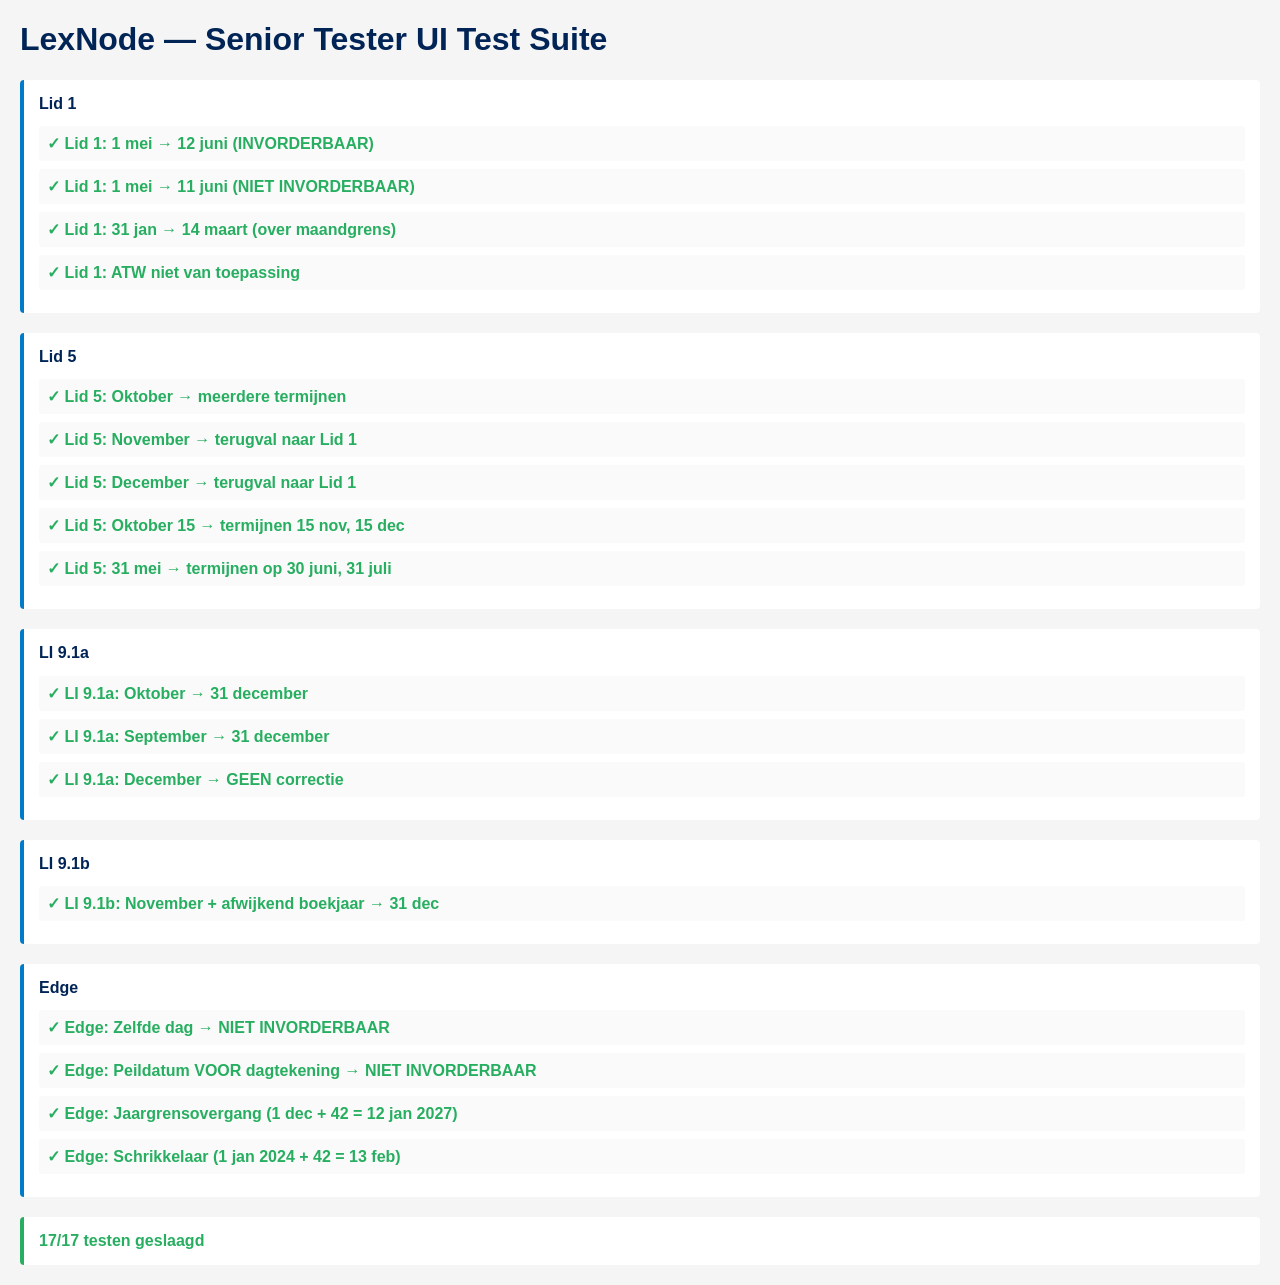
<file: test_ui_senior.html>
<!DOCTYPE html>
<html lang="nl">
<head>
    <meta charset="UTF-8">
    <meta name="viewport" content="width=device-width, initial-scale=1.0">
    <title>LexNode — UI Test Suite</title>
    <style>
        body {
            font-family: "RO Sans", Verdana, sans-serif;
            margin: 20px;
            background: #f5f5f5;
        }
        h1 { color: #012456; }
        .test-group {
            margin-bottom: 20px;
            background: white;
            padding: 15px;
            border-radius: 4px;
            border-left: 4px solid #007bc7;
        }
        .test-group h2 { margin-top: 0; font-size: 1rem; color: #012456; }
        .test { margin: 8px 0; padding: 8px; background: #fafafa; border-radius: 3px; }
        .pass { color: #27ae60; font-weight: bold; }
        .fail { color: #d93025; font-weight: bold; }
        .summary { 
            margin: 20px 0; 
            padding: 15px; 
            background: white;
            border-radius: 4px;
            font-weight: bold;
        }
        code { background: #eee; padding: 2px 5px; border-radius: 3px; }
    </style>
</head>
<body>

<h1>LexNode — Senior Tester UI Test Suite</h1>
<div id="results"></div>

<script>
    // ── Test Framework (eenvoudig) ────────────────────────────────────
    let testsPassed = 0;
    let testsFailed = 0;
    const tests = [];
    
    function test(name, fn) {
        try {
            fn();
            testsPassed++;
            tests.push({ name, status: 'pass', error: null });
            console.log(`✓ ${name}`);
        } catch (e) {
            testsFailed++;
            tests.push({ name, status: 'fail', error: e.message });
            console.error(`✗ ${name}: ${e.message}`);
        }
    }
    
    function assert(condition, message) {
        if (!condition) throw new Error(message || 'Assertion failed');
    }
    
    function assertEqual(a, b, message) {
        if (a !== b) throw new Error(`${message || 'Assertion failed'}: Expected ${b}, got ${a}`);
    }
    
    function assertDateEqual(a, b, message) {
        if (a.getTime() !== b.getTime()) {
            throw new Error(`${message || 'Date mismatch'}: Expected ${b.toISOString().split('T')[0]}, got ${a.toISOString().split('T')[0]}`);
        }
    }
    
    // ── Functies uit index.html (copy-paste) ───────────────────────────
    const ATTR_COLOR       = '2';
    const ATTR_BRON        = '11';
    const ATTR_TOELICHTING = '14';
    const ATTR_DEFINITIE   = '15';

    function getTermijnDagen() {
        // Deze functie haalt de termijn uit de graaf
        // Voor testen: hardcoded 42 dagen (zes weken)
        return 42;
    }

    function checkInvorderbaarheid(dagtekening, peildatum, options = {}) {
        const dagen = getTermijnDagen();
        let deadline = new Date(dagtekening);
        deadline.setDate(deadline.getDate() + dagen);
        
        let meta_bron = 'Art. 9 IW 1990';

        // LI 2008 § 9.1 correctie
        if (options.isVoorlopig) {
            if (options.afwijkendBoekjaar) {
                // Regel AR-LI-9-1b: Laatste dag van de maand
                const lastDay = new Date(deadline.getFullYear(), deadline.getMonth() + 1, 0).getDate();
                deadline.setDate(lastDay);
                meta_bron = "§ 9.1 LI 2008 (Afwijkend boekjaar)";
            } else if (dagtekening.getMonth() <= 10) { // Nov (10) of eerder
                const eindeJaar = new Date(dagtekening.getFullYear(), 11, 31);
                if (deadline < eindeJaar) {
                    deadline = eindeJaar;
                    meta_bron = "§ 9.1 LI 2008 (31 december regel)";
                }
            }
        }
        
        return { 
            invorderbaar: peildatum >= deadline, 
            deadline, 
            dagen, 
            bron: meta_bron
        };
    }

    function checkInvorderbaarheidLid5(dagtekening, peildatum, options = {}) {
        const maand = dagtekening.getMonth() + 1; // 1..12
        const resterendeMaanden = 12 - maand; // AR-9-5b: na dagtekeningmaand

        // AR-9-5e: terugval naar lid 1 als termijnen <= 1
        if (resterendeMaanden <= 1) {
            return checkInvorderbaarheid(dagtekening, peildatum, options);
        }

        // AR-9-5c + AR-9-5d
        const lasteDagDagtekening = new Date(dagtekening.getFullYear(), dagtekening.getMonth() + 1, 0).getDate();
        const dagIsLaatste = dagtekening.getDate() === lasteDagDagtekening;
        const termijnen = [];
        for (let i = 1; i <= resterendeMaanden; i++) {
            const jaar = dagtekening.getFullYear();
            const maandIdx = dagtekening.getMonth() + i;
            const lasteDagDoelmaand = new Date(jaar, maandIdx + 1, 0).getDate();
            const dag = dagIsLaatste ? lasteDagDoelmaand : Math.min(dagtekening.getDate(), lasteDagDoelmaand);
            termijnen.push(new Date(jaar, maandIdx, dag));
        }

        // LI 2008 § 9.1 correctie op de LAATSTE termijn
        const laatsteIdx = termijnen.length - 1;
        let meta_bron = "";
        
        if (options.afwijkendBoekjaar) {
            const laatsteTermijn = termijnen[laatsteIdx];
            const lastDay = new Date(laatsteTermijn.getFullYear(), laatsteTermijn.getMonth() + 1, 0).getDate();
            termijnen[laatsteIdx].setDate(lastDay);
            meta_bron = " (Corr. § 9.1 LI 2008: Afwijkend boekjaar)";
        } else if (dagtekening.getMonth() <= 10) { // Nov of eerder
            const eindeJaar = new Date(dagtekening.getFullYear(), 11, 31);
            if (termijnen[laatsteIdx] < eindeJaar) {
                termijnen[laatsteIdx] = eindeJaar;
                meta_bron = " (Corr. § 9.1 LI 2008: 31 december regel)";
            }
        }

        const bron = 'Art. 9 lid 5 IW 1990' + meta_bron;
        
        return {
            invorderbaar: peildatum >= termijnen[0],
            termijnen,
            resterendeMaanden,
            bron,
            lid5: true,
            terugvalLid1: false,
        };
    }

    // ──────────────────────────────────────────────────────────────────
    // TEST SUITE: Lid 1
    // ──────────────────────────────────────────────────────────────────

    test('Lid 1: 1 mei → 12 juni (INVORDERBAAR)', () => {
        const dag = new Date(2026, 4, 1);  // mei
        const peil = new Date(2026, 5, 12); // juni
        const result = checkInvorderbaarheid(dag, peil);
        assert(result.invorderbaar, 'Moet INVORDERBAAR zijn');
        assertEqual(result.deadline.getDate(), 12, 'Deadline moet dag 12 zijn');
        assertEqual(result.deadline.getMonth(), 5, 'Deadline moet juni zijn');
    });

    test('Lid 1: 1 mei → 11 juni (NIET INVORDERBAAR)', () => {
        const dag = new Date(2026, 4, 1);
        const peil = new Date(2026, 5, 11);
        const result = checkInvorderbaarheid(dag, peil);
        assert(!result.invorderbaar, 'Moet NIET INVORDERBAAR zijn');
    });

    test('Lid 1: 31 jan → 14 maart (over maandgrens)', () => {
        const dag = new Date(2026, 0, 31);  // januari
        const peil = new Date(2026, 2, 14); // maart
        const result = checkInvorderbaarheid(dag, peil);
        assert(result.invorderbaar, 'Moet INVORDERBAAR zijn');
        assertEqual(result.deadline.getDate(), 14, 'Deadline moet dag 14 zijn');
    });

    test('Lid 1: ATW niet van toepassing', () => {
        const dag = new Date(2026, 4, 1);
        const peil = new Date(2026, 5, 12);
        const result = checkInvorderbaarheid(dag, peil);
        assert(result.bron.includes('Art. 9'), 'Bron moet Art. 9 verwijzing hebben');
    });

    // ──────────────────────────────────────────────────────────────────
    // TEST SUITE: Lid 5
    // ──────────────────────────────────────────────────────────────────

    test('Lid 5: Oktober → meerdere termijnen', () => {
        const dag = new Date(2026, 9, 15);  // oktober
        const peil = new Date(2026, 9, 1);
        const result = checkInvorderbaarheidLid5(dag, peil);
        assert(result.lid5, 'Moet Lid 5 zijn');
        assert(result.termijnen && result.termijnen.length > 1, 'Moet meerdere termijnen hebben');
    });

    test('Lid 5: November → terugval naar Lid 1', () => {
        const dag = new Date(2026, 10, 15);  // november
        const peil = new Date(2026, 10, 1);
        const result = checkInvorderbaarheidLid5(dag, peil);
        assert(!result.lid5, 'Moet terugvallen naar Lid 1');
        assert(result.deadline !== undefined, 'Moet deadline hebben');
    });

    test('Lid 5: December → terugval naar Lid 1', () => {
        const dag = new Date(2026, 11, 15);  // december
        const peil = new Date(2026, 11, 1);
        const result = checkInvorderbaarheidLid5(dag, peil);
        assert(!result.lid5, 'Moet terugvallen naar Lid 1');
    });

    test('Lid 5: Oktober 15 → termijnen 15 nov, 15 dec', () => {
        const dag = new Date(2026, 9, 15);  // oktober
        const peil = new Date(2026, 8, 1);
        const result = checkInvorderbaarheidLid5(dag, peil);
        assert(result.termijnen, 'Moet termijnen hebben');
        assertEqual(result.termijnen[0].getMonth(), 10, '1e termijn oktober→november');
        assertEqual(result.termijnen[0].getDate(), 15, '1e termijn op dag 15');
    });

    test('Lid 5: 31 mei → termijnen op 30 juni, 31 juli', () => {
        const dag = new Date(2026, 4, 31);  // mei
        const peil = new Date(2026, 3, 1);
        const result = checkInvorderbaarheidLid5(dag, peil);
        assert(result.termijnen, 'Moet termijnen hebben');
        assertEqual(result.termijnen[0].getDate(), 30, '1e termijn 30 (juni)');
        assertEqual(result.termijnen[1].getDate(), 31, '2e termijn 31 (juli)');
    });

    // ──────────────────────────────────────────────────────────────────
    // TEST SUITE: LI 2008 § 9.1 Correcties
    // ──────────────────────────────────────────────────────────────────

    test('LI 9.1a: Oktober → 31 december', () => {
        const dag = new Date(2026, 9, 15);  // oktober
        const peil = new Date(2026, 11, 30);
        const result = checkInvorderbaarheidLid5(dag, peil);
        if (result.termijnen) {
            const laatsteTermijn = result.termijnen[result.termijnen.length - 1];
            assertEqual(laatsteTermijn.getMonth(), 11, 'Laatste termijn december');
            assertEqual(laatsteTermijn.getDate(), 31, 'Laatste termijn dag 31');
        }
    });

    test('LI 9.1a: September → 31 december', () => {
        const dag = new Date(2026, 8, 15);  // september
        const peil = new Date(2026, 11, 30);
        const result = checkInvorderbaarheidLid5(dag, peil);
        if (result.termijnen) {
            const laatsteTermijn = result.termijnen[result.termijnen.length - 1];
            assertEqual(laatsteTermijn.getDate(), 31, 'Moet 31 december zijn');
        }
    });

    test('LI 9.1a: December → GEEN correctie', () => {
        const dag = new Date(2026, 11, 1);  // december
        const peil = new Date(2026, 11, 15);
        const result = checkInvorderbaarheidLid5(dag, peil);
        assert(!result.lid5, 'Moet terugvallen naar Lid 1 (geen termijnen)');
    });

    test('LI 9.1b: November + afwijkend boekjaar → 31 dec', () => {
        const dag = new Date(2024, 10, 15);  // november
        const peil = new Date(2024, 2, 28);
        const result = checkInvorderbaarheid(dag, peil, { 
            isVoorlopig: true, 
            afwijkendBoekjaar: true 
        });
        assertEqual(result.deadline.getMonth(), 11, 'Deadline december');
        assertEqual(result.deadline.getDate(), 31, 'Deadline 31 december');
    });

    // ──────────────────────────────────────────────────────────────────
    // TEST SUITE: Edge Cases
    // ──────────────────────────────────────────────────────────────────

    test('Edge: Zelfde dag → NIET INVORDERBAAR', () => {
        const dag = new Date(2026, 4, 1);
        const peil = new Date(2026, 4, 1);
        const result = checkInvorderbaarheid(dag, peil);
        assert(!result.invorderbaar, 'Zelfde dag = nog geen termijn');
    });

    test('Edge: Peildatum VOOR dagtekening → NIET INVORDERBAAR', () => {
        const dag = new Date(2026, 4, 1);
        const peil = new Date(2026, 3, 31);
        const result = checkInvorderbaarheid(dag, peil);
        assert(!result.invorderbaar, 'Peildatum voor dagtekening');
    });

    test('Edge: Jaargrensovergang (1 dec + 42 = 12 jan 2027)', () => {
        const dag = new Date(2026, 11, 1);   // december
        const peil = new Date(2027, 0, 12);  // januari 2027
        const result = checkInvorderbaarheid(dag, peil);
        assert(result.invorderbaar, 'Moet INVORDERBAAR zijn');
        assertEqual(result.deadline.getFullYear(), 2027, 'Deadline moet 2027 zijn');
    });

    test('Edge: Schrikkelaar (1 jan 2024 + 42 = 13 feb)', () => {
        const dag = new Date(2024, 0, 1);   // 1 jan 2024 (schrikkelaar)
        const peil = new Date(2024, 1, 13); // 13 feb 2024
        const result = checkInvorderbaarheid(dag, peil);
        assert(result.invorderbaar, 'Schrikkelaar moet correct zijn');
    });

    // ──────────────────────────────────────────────────────────────────
    // RENDER RESULTS
    // ──────────────────────────────────────────────────────────────────

    function renderResults() {
        const resultsDiv = document.getElementById('results');
        
        let html = '';
        let currentGroup = '';
        
        tests.forEach(t => {
            const group = t.name.split(':')[0];
            if (group !== currentGroup) {
                if (currentGroup) html += '</div>';
                html += `<div class="test-group"><h2>${group}</h2>`;
                currentGroup = group;
            }
            
            const statusClass = t.status === 'pass' ? 'pass' : 'fail';
            const statusText = t.status === 'pass' ? '✓' : '✗';
            const errorMsg = t.error ? `<br><code>${t.error}</code>` : '';
            
            html += `<div class="test"><span class="${statusClass}">${statusText} ${t.name}</span>${errorMsg}</div>`;
        });
        
        if (currentGroup) html += '</div>';
        
        const total = testsPassed + testsFailed;
        const summaryColor = testsFailed === 0 ? '#27ae60' : '#d93025';
        html += `<div class="summary" style="color: ${summaryColor}; border-left: 4px solid ${summaryColor}">
            ${testsPassed}/${total} testen geslaagd
            ${testsFailed > 0 ? `(${testsFailed} fout${testsFailed > 1 ? 'en' : ''})` : ''}
        </div>`;
        
        resultsDiv.innerHTML = html;
    }

    // Voer testen uit na laden
    window.addEventListener('DOMContentLoaded', () => {
        renderResults();
    });
    
    // Automatisch renderen
    setTimeout(renderResults, 100);
</script>

</body>
</html>
</file>
